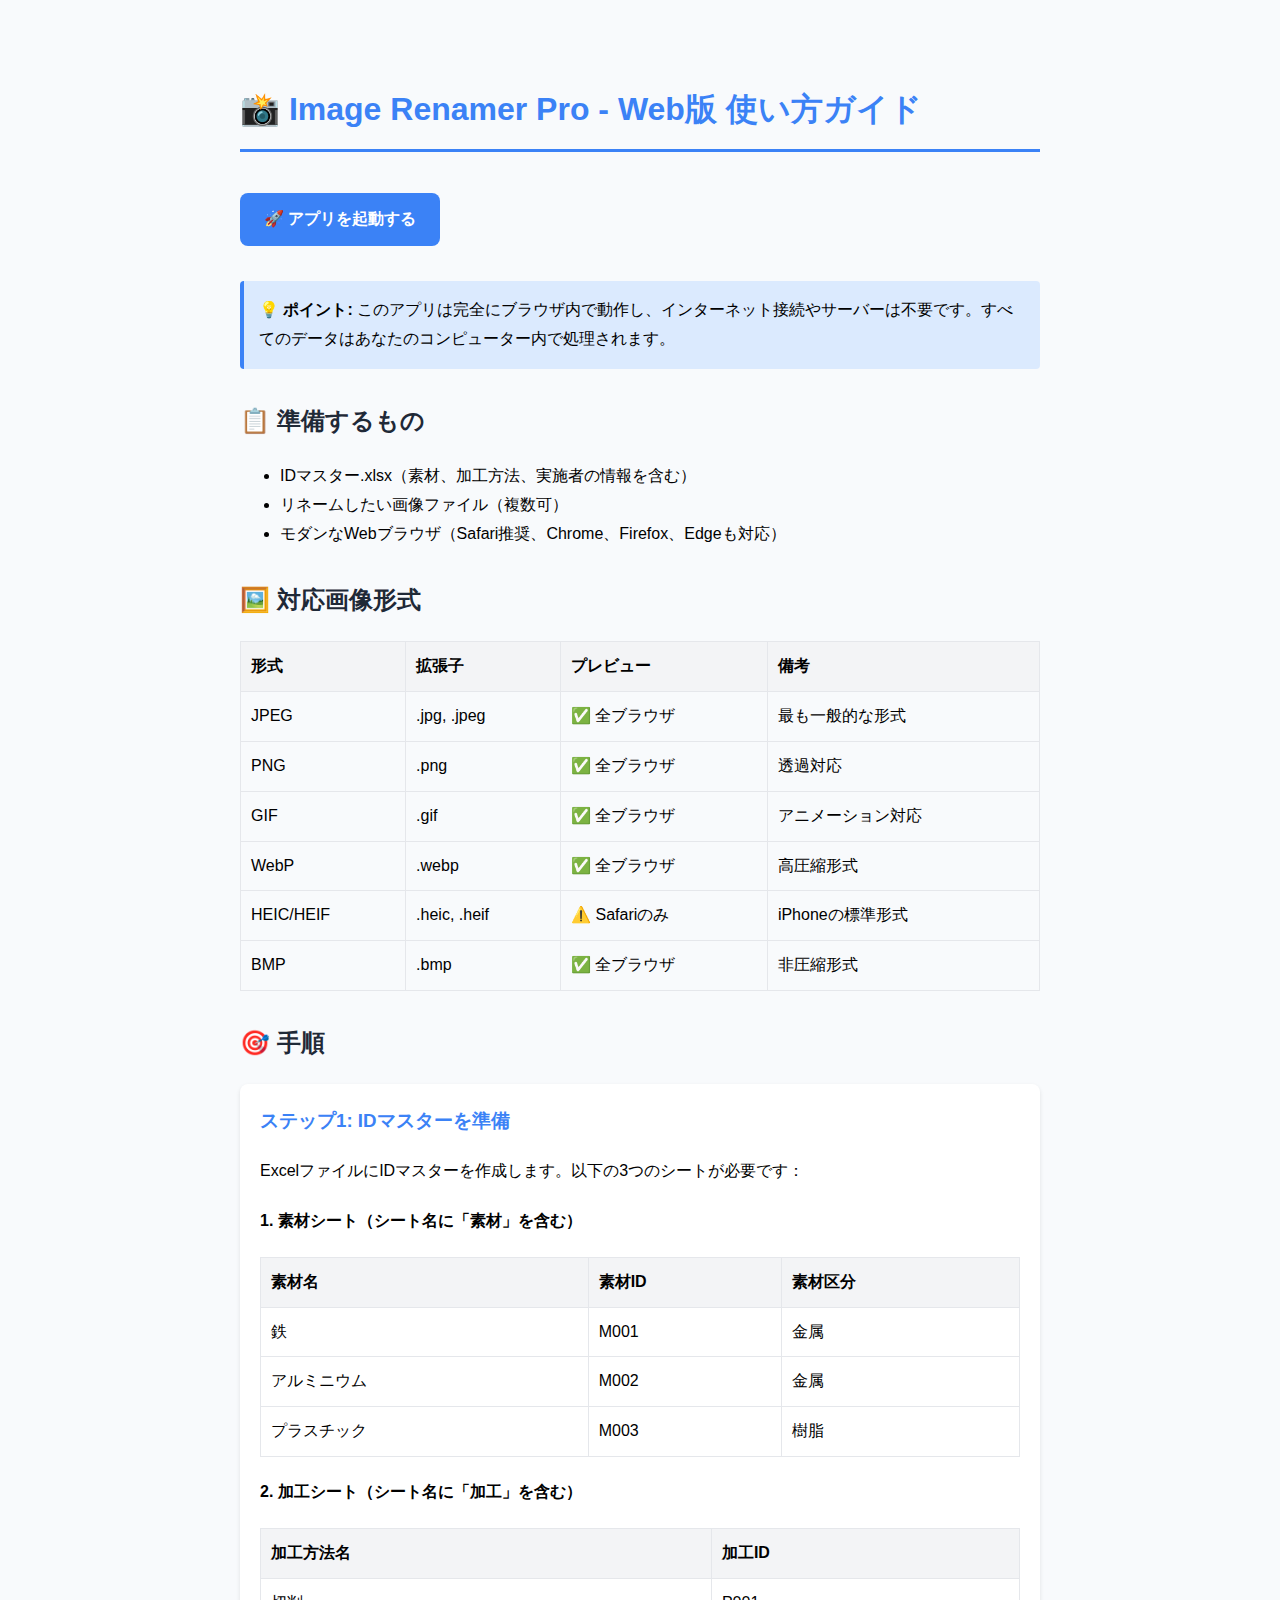
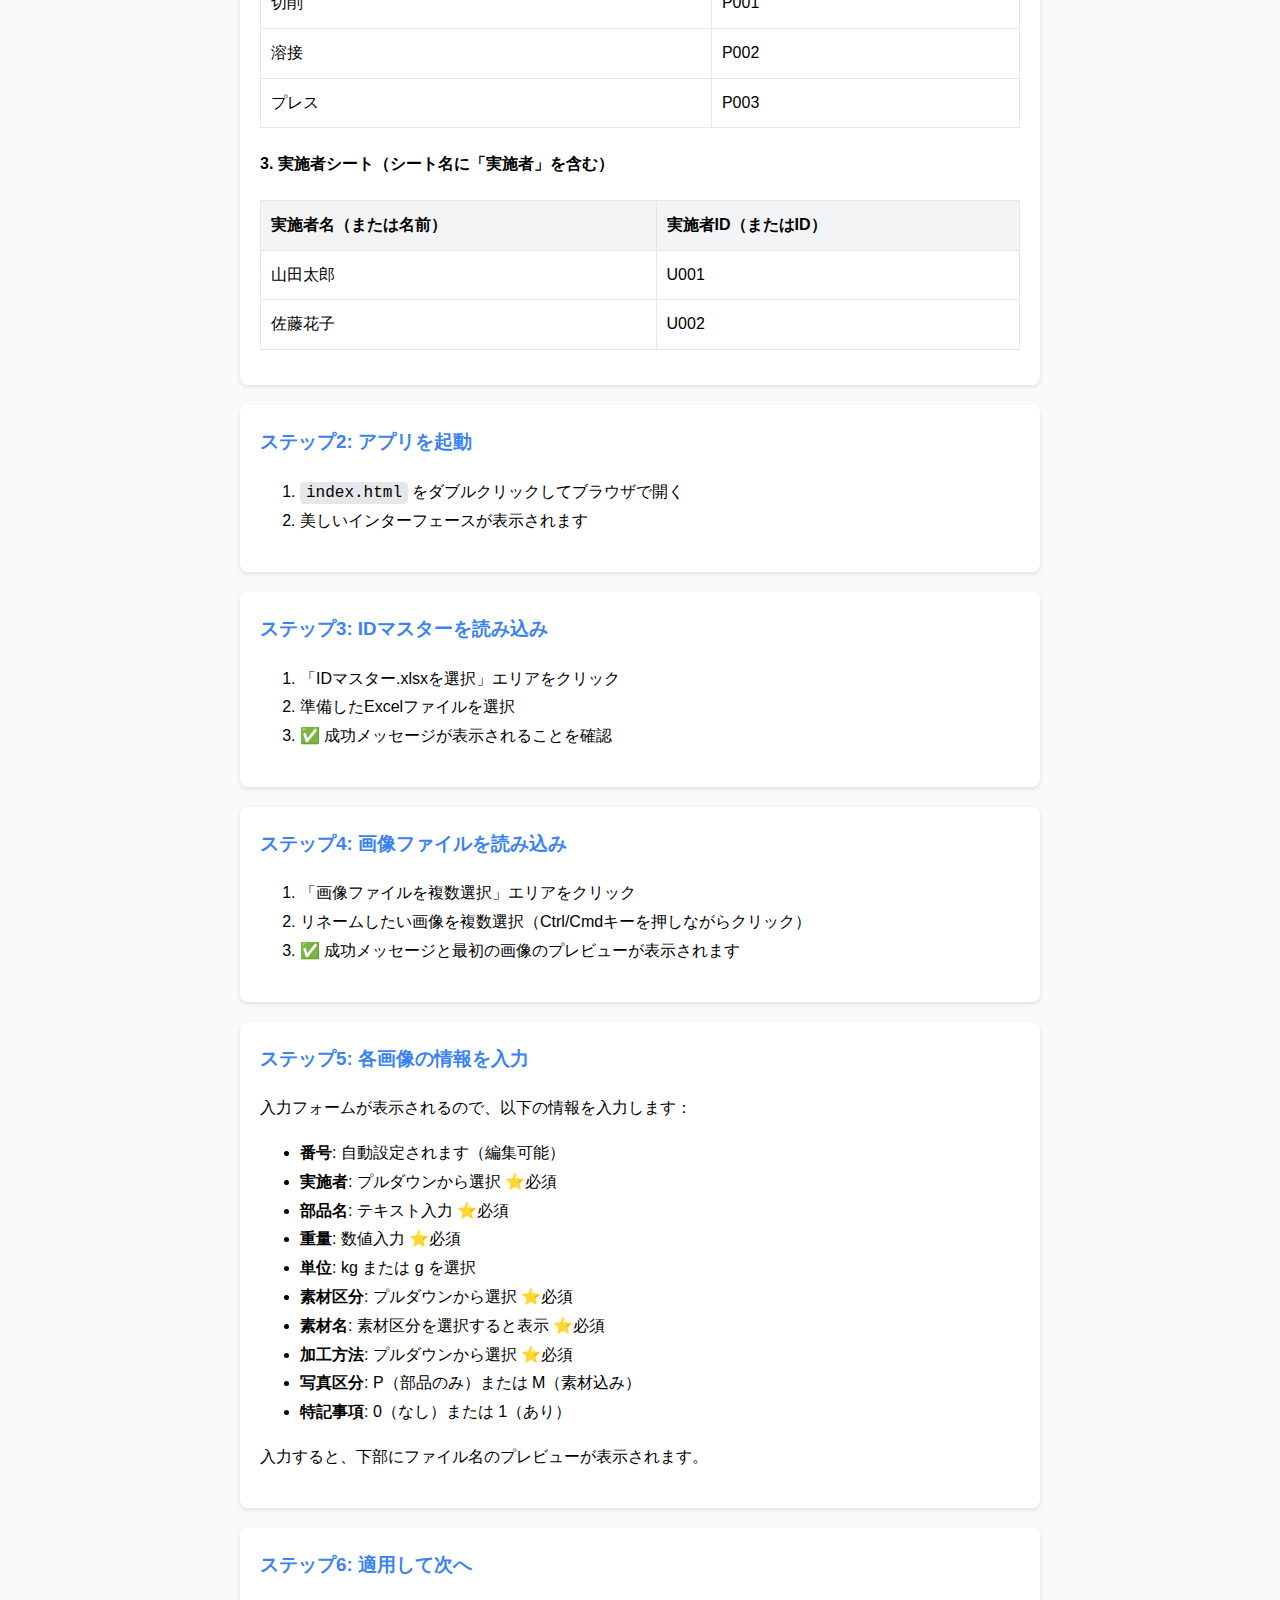
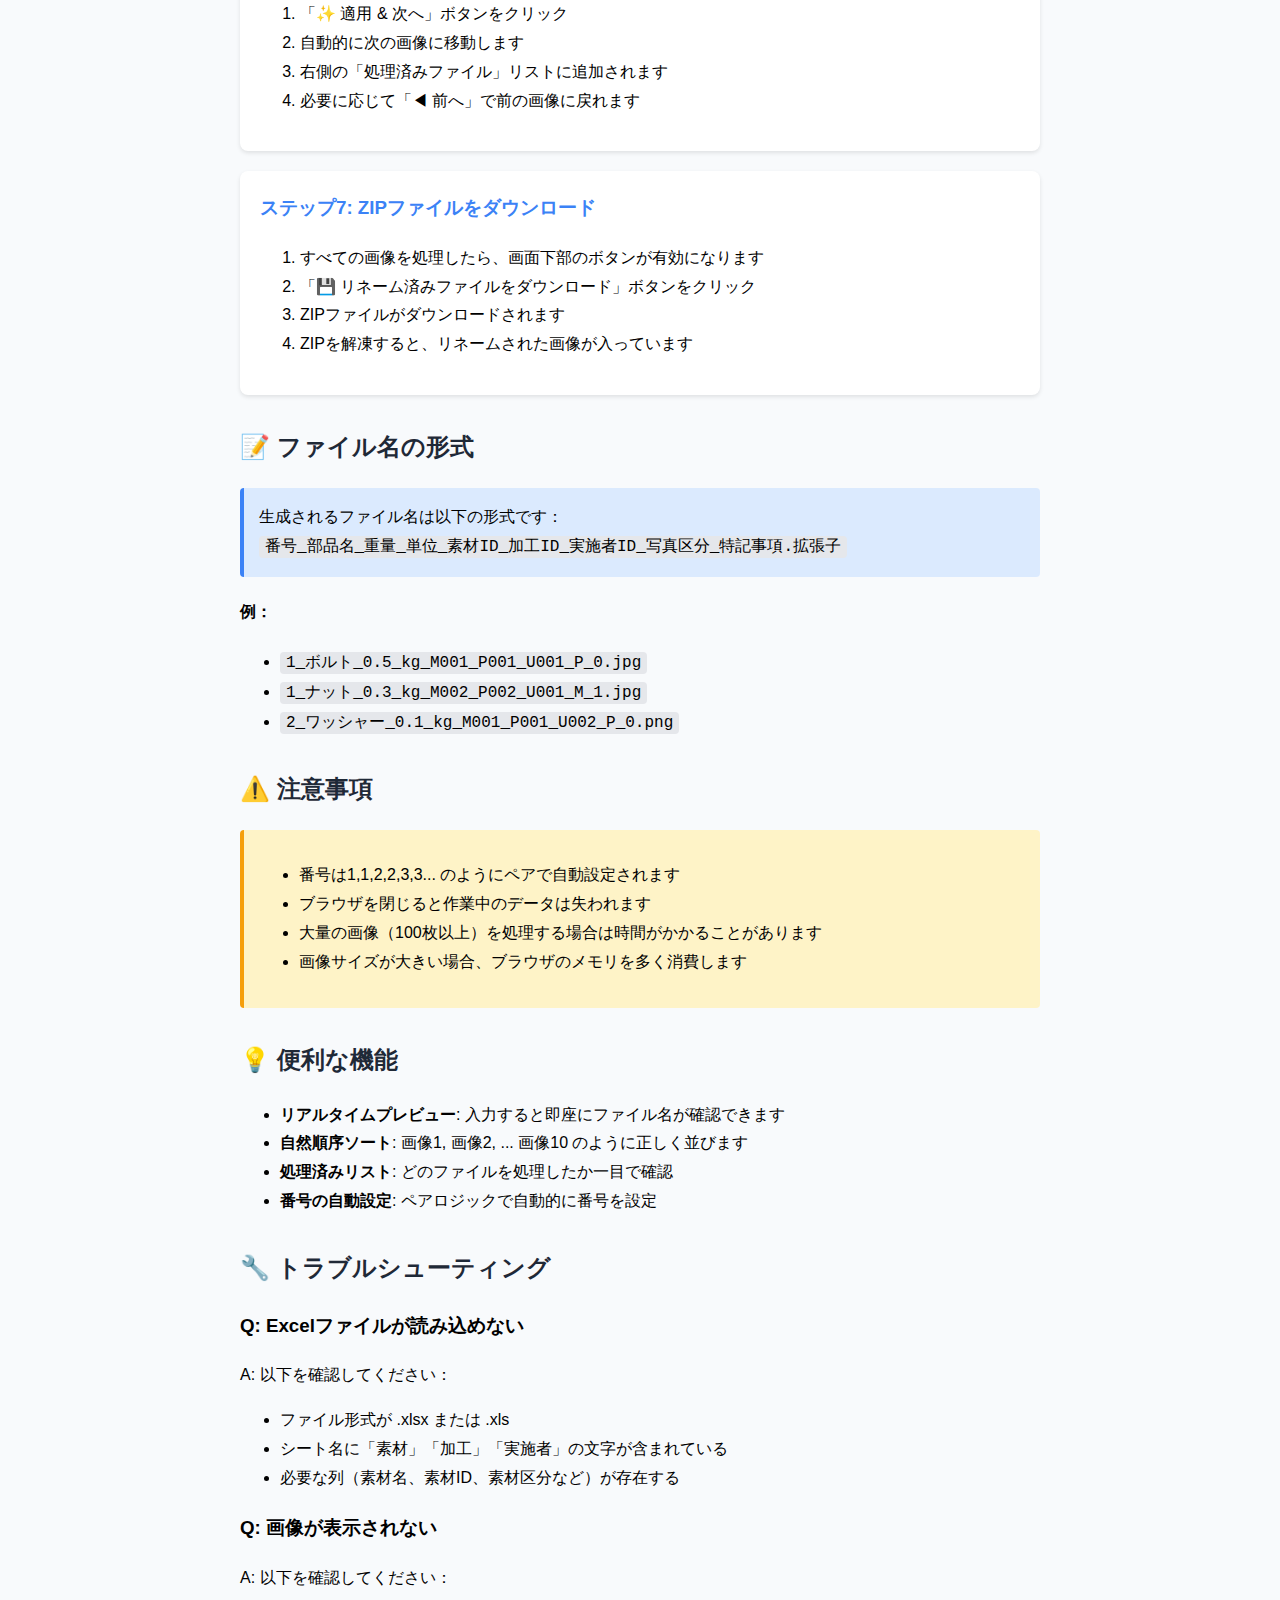
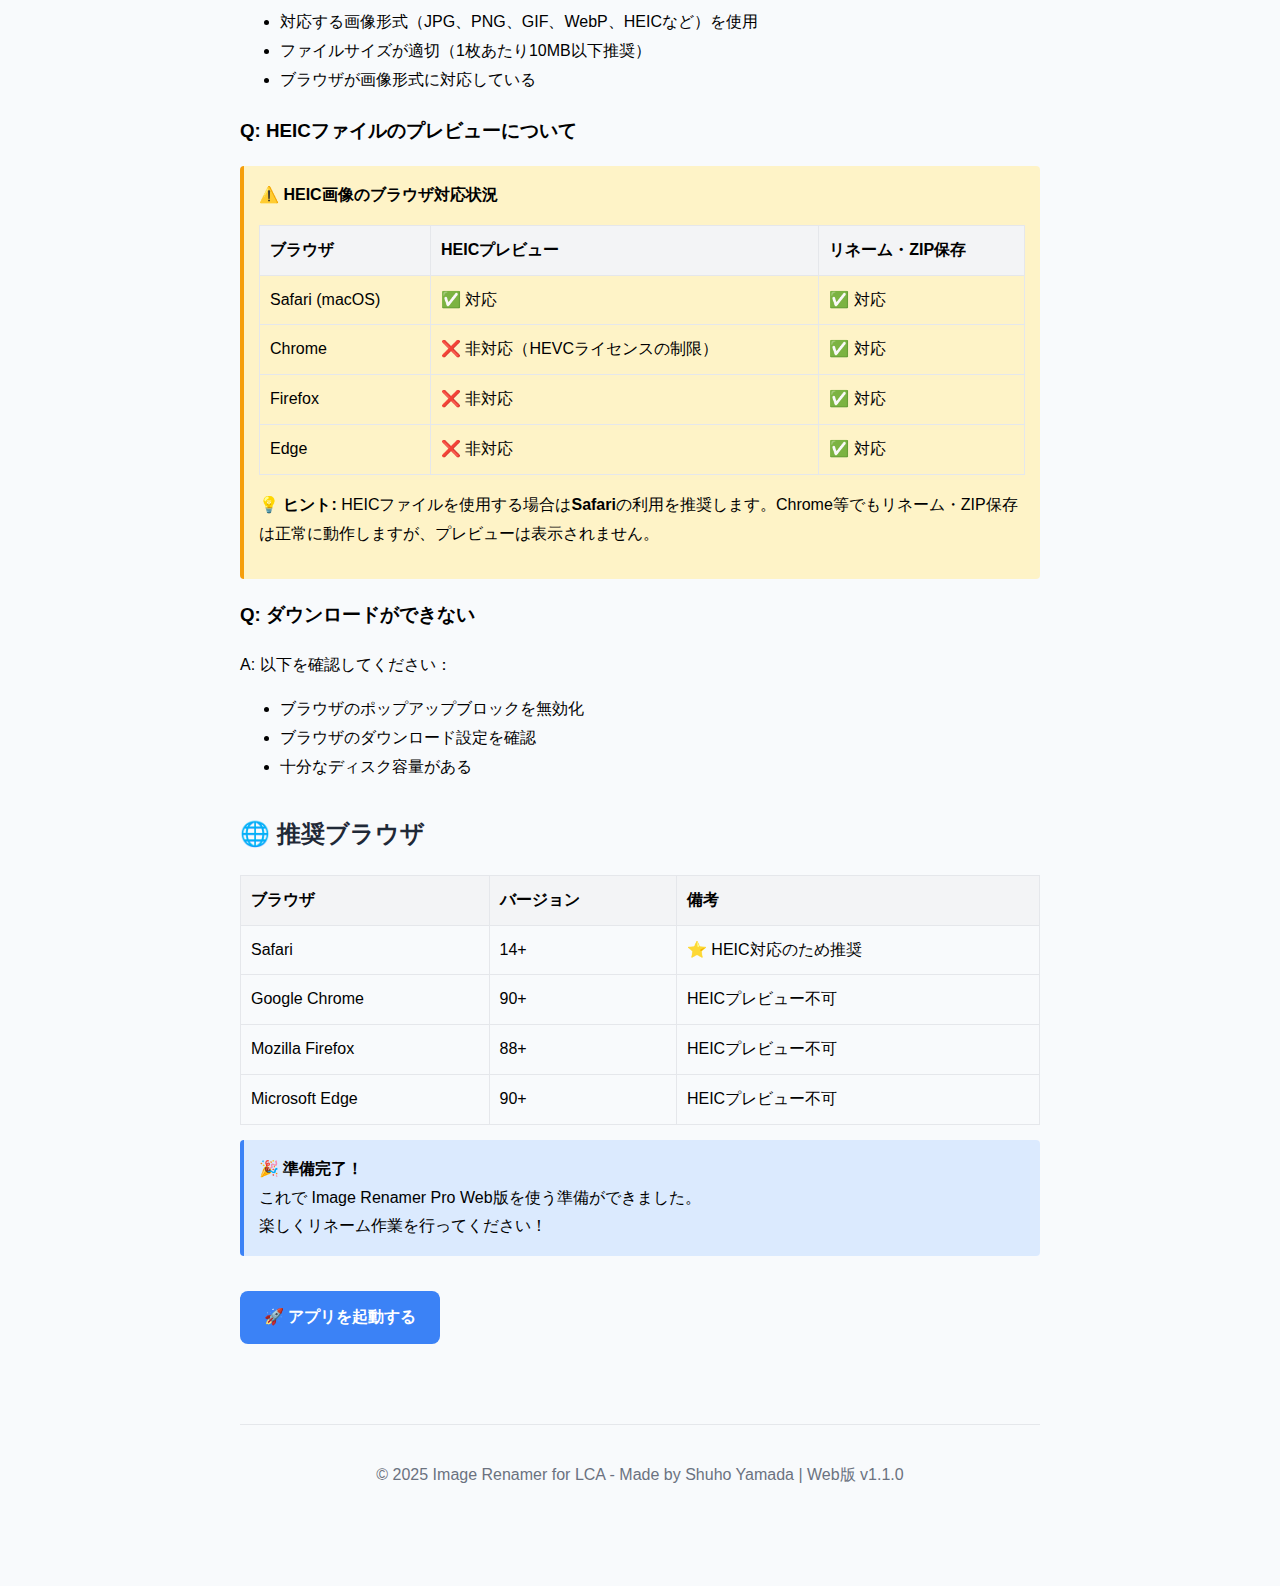
<file: guide.html>
<!DOCTYPE html>
<html lang="ja">
<head>
    <meta charset="UTF-8">
    <meta name="viewport" content="width=device-width, initial-scale=1.0">
    <title>使い方ガイド - Image Renamer Pro Web版</title>
    <style>
        body {
            font-family: -apple-system, BlinkMacSystemFont, "Segoe UI", sans-serif;
            max-width: 800px;
            margin: 40px auto;
            padding: 20px;
            line-height: 1.8;
            background: #f8fafc;
        }
        h1 {
            color: #3b82f6;
            border-bottom: 3px solid #3b82f6;
            padding-bottom: 10px;
        }
        h2 {
            color: #1f2937;
            margin-top: 30px;
        }
        .step {
            background: white;
            padding: 20px;
            margin: 20px 0;
            border-radius: 8px;
            box-shadow: 0 2px 4px rgba(0,0,0,0.1);
        }
        .step h3 {
            color: #3b82f6;
            margin-top: 0;
        }
        code {
            background: #e5e7eb;
            padding: 2px 6px;
            border-radius: 4px;
            font-family: 'Courier New', monospace;
        }
        .note {
            background: #dbeafe;
            border-left: 4px solid #3b82f6;
            padding: 15px;
            margin: 15px 0;
            border-radius: 4px;
        }
        .warning {
            background: #fef3c7;
            border-left: 4px solid #f59e0b;
            padding: 15px;
            margin: 15px 0;
            border-radius: 4px;
        }
        table {
            width: 100%;
            border-collapse: collapse;
            margin: 15px 0;
        }
        th, td {
            border: 1px solid #e5e7eb;
            padding: 10px;
            text-align: left;
        }
        th {
            background: #f3f4f6;
            font-weight: 600;
        }
        .btn {
            display: inline-block;
            background: #3b82f6;
            color: white;
            padding: 12px 24px;
            border-radius: 8px;
            text-decoration: none;
            font-weight: 600;
            margin: 20px 0;
        }
        .btn:hover {
            background: #2563eb;
        }
    </style>
</head>
<body>
    <h1>📸 Image Renamer Pro - Web版 使い方ガイド</h1>
    
    <a href="index.html" class="btn">🚀 アプリを起動する</a>
    
    <div class="note">
        <strong>💡 ポイント:</strong> このアプリは完全にブラウザ内で動作し、インターネット接続やサーバーは不要です。すべてのデータはあなたのコンピューター内で処理されます。
    </div>

    <h2>📋 準備するもの</h2>
    <ul>
        <li>IDマスター.xlsx（素材、加工方法、実施者の情報を含む）</li>
        <li>リネームしたい画像ファイル（複数可）</li>
        <li>モダンなWebブラウザ（Safari推奨、Chrome、Firefox、Edgeも対応）</li>
    </ul>

    <h2>🖼️ 対応画像形式</h2>
    <table>
        <tr>
            <th>形式</th>
            <th>拡張子</th>
            <th>プレビュー</th>
            <th>備考</th>
        </tr>
        <tr>
            <td>JPEG</td>
            <td>.jpg, .jpeg</td>
            <td>✅ 全ブラウザ</td>
            <td>最も一般的な形式</td>
        </tr>
        <tr>
            <td>PNG</td>
            <td>.png</td>
            <td>✅ 全ブラウザ</td>
            <td>透過対応</td>
        </tr>
        <tr>
            <td>GIF</td>
            <td>.gif</td>
            <td>✅ 全ブラウザ</td>
            <td>アニメーション対応</td>
        </tr>
        <tr>
            <td>WebP</td>
            <td>.webp</td>
            <td>✅ 全ブラウザ</td>
            <td>高圧縮形式</td>
        </tr>
        <tr>
            <td>HEIC/HEIF</td>
            <td>.heic, .heif</td>
            <td>⚠️ Safariのみ</td>
            <td>iPhoneの標準形式</td>
        </tr>
        <tr>
            <td>BMP</td>
            <td>.bmp</td>
            <td>✅ 全ブラウザ</td>
            <td>非圧縮形式</td>
        </tr>
    </table>

    <h2>🎯 手順</h2>

    <div class="step">
        <h3>ステップ1: IDマスターを準備</h3>
        <p>ExcelファイルにIDマスターを作成します。以下の3つのシートが必要です：</p>
        
        <h4>1. 素材シート（シート名に「素材」を含む）</h4>
        <table>
            <tr>
                <th>素材名</th>
                <th>素材ID</th>
                <th>素材区分</th>
            </tr>
            <tr>
                <td>鉄</td>
                <td>M001</td>
                <td>金属</td>
            </tr>
            <tr>
                <td>アルミニウム</td>
                <td>M002</td>
                <td>金属</td>
            </tr>
            <tr>
                <td>プラスチック</td>
                <td>M003</td>
                <td>樹脂</td>
            </tr>
        </table>

        <h4>2. 加工シート（シート名に「加工」を含む）</h4>
        <table>
            <tr>
                <th>加工方法名</th>
                <th>加工ID</th>
            </tr>
            <tr>
                <td>切削</td>
                <td>P001</td>
            </tr>
            <tr>
                <td>溶接</td>
                <td>P002</td>
            </tr>
            <tr>
                <td>プレス</td>
                <td>P003</td>
            </tr>
        </table>

        <h4>3. 実施者シート（シート名に「実施者」を含む）</h4>
        <table>
            <tr>
                <th>実施者名（または名前）</th>
                <th>実施者ID（またはID）</th>
            </tr>
            <tr>
                <td>山田太郎</td>
                <td>U001</td>
            </tr>
            <tr>
                <td>佐藤花子</td>
                <td>U002</td>
            </tr>
        </table>
    </div>

    <div class="step">
        <h3>ステップ2: アプリを起動</h3>
        <ol>
            <li><code>index.html</code> をダブルクリックしてブラウザで開く</li>
            <li>美しいインターフェースが表示されます</li>
        </ol>
    </div>

    <div class="step">
        <h3>ステップ3: IDマスターを読み込み</h3>
        <ol>
            <li>「IDマスター.xlsxを選択」エリアをクリック</li>
            <li>準備したExcelファイルを選択</li>
            <li>✅ 成功メッセージが表示されることを確認</li>
        </ol>
    </div>

    <div class="step">
        <h3>ステップ4: 画像ファイルを読み込み</h3>
        <ol>
            <li>「画像ファイルを複数選択」エリアをクリック</li>
            <li>リネームしたい画像を複数選択（Ctrl/Cmdキーを押しながらクリック）</li>
            <li>✅ 成功メッセージと最初の画像のプレビューが表示されます</li>
        </ol>
    </div>

    <div class="step">
        <h3>ステップ5: 各画像の情報を入力</h3>
        <p>入力フォームが表示されるので、以下の情報を入力します：</p>
        <ul>
            <li><strong>番号</strong>: 自動設定されます（編集可能）</li>
            <li><strong>実施者</strong>: プルダウンから選択 ⭐必須</li>
            <li><strong>部品名</strong>: テキスト入力 ⭐必須</li>
            <li><strong>重量</strong>: 数値入力 ⭐必須</li>
            <li><strong>単位</strong>: kg または g を選択</li>
            <li><strong>素材区分</strong>: プルダウンから選択 ⭐必須</li>
            <li><strong>素材名</strong>: 素材区分を選択すると表示 ⭐必須</li>
            <li><strong>加工方法</strong>: プルダウンから選択 ⭐必須</li>
            <li><strong>写真区分</strong>: P（部品のみ）または M（素材込み）</li>
            <li><strong>特記事項</strong>: 0（なし）または 1（あり）</li>
        </ul>
        <p>入力すると、下部にファイル名のプレビューが表示されます。</p>
    </div>

    <div class="step">
        <h3>ステップ6: 適用して次へ</h3>
        <ol>
            <li>「✨ 適用 & 次へ」ボタンをクリック</li>
            <li>自動的に次の画像に移動します</li>
            <li>右側の「処理済みファイル」リストに追加されます</li>
            <li>必要に応じて「◀ 前へ」で前の画像に戻れます</li>
        </ol>
    </div>

    <div class="step">
        <h3>ステップ7: ZIPファイルをダウンロード</h3>
        <ol>
            <li>すべての画像を処理したら、画面下部のボタンが有効になります</li>
            <li>「💾 リネーム済みファイルをダウンロード」ボタンをクリック</li>
            <li>ZIPファイルがダウンロードされます</li>
            <li>ZIPを解凍すると、リネームされた画像が入っています</li>
        </ol>
    </div>

    <h2>📝 ファイル名の形式</h2>
    <div class="note">
        生成されるファイル名は以下の形式です：<br>
        <code>番号_部品名_重量_単位_素材ID_加工ID_実施者ID_写真区分_特記事項.拡張子</code>
    </div>

    <h4>例：</h4>
    <ul>
        <li><code>1_ボルト_0.5_kg_M001_P001_U001_P_0.jpg</code></li>
        <li><code>1_ナット_0.3_kg_M002_P002_U001_M_1.jpg</code></li>
        <li><code>2_ワッシャー_0.1_kg_M001_P001_U002_P_0.png</code></li>
    </ul>

    <h2>⚠️ 注意事項</h2>
    <div class="warning">
        <ul>
            <li>番号は1,1,2,2,3,3... のようにペアで自動設定されます</li>
            <li>ブラウザを閉じると作業中のデータは失われます</li>
            <li>大量の画像（100枚以上）を処理する場合は時間がかかることがあります</li>
            <li>画像サイズが大きい場合、ブラウザのメモリを多く消費します</li>
        </ul>
    </div>

    <h2>💡 便利な機能</h2>
    <ul>
        <li><strong>リアルタイムプレビュー</strong>: 入力すると即座にファイル名が確認できます</li>
        <li><strong>自然順序ソート</strong>: 画像1, 画像2, ... 画像10 のように正しく並びます</li>
        <li><strong>処理済みリスト</strong>: どのファイルを処理したか一目で確認</li>
        <li><strong>番号の自動設定</strong>: ペアロジックで自動的に番号を設定</li>
    </ul>

    <h2>🔧 トラブルシューティング</h2>
    
    <h3>Q: Excelファイルが読み込めない</h3>
    <p>A: 以下を確認してください：</p>
    <ul>
        <li>ファイル形式が .xlsx または .xls</li>
        <li>シート名に「素材」「加工」「実施者」の文字が含まれている</li>
        <li>必要な列（素材名、素材ID、素材区分など）が存在する</li>
    </ul>

    <h3>Q: 画像が表示されない</h3>
    <p>A: 以下を確認してください：</p>
    <ul>
        <li>対応する画像形式（JPG、PNG、GIF、WebP、HEICなど）を使用</li>
        <li>ファイルサイズが適切（1枚あたり10MB以下推奨）</li>
        <li>ブラウザが画像形式に対応している</li>
    </ul>

    <h3>Q: HEICファイルのプレビューについて</h3>
    <div class="warning">
        <strong>⚠️ HEIC画像のブラウザ対応状況</strong>
        <table>
            <tr>
                <th>ブラウザ</th>
                <th>HEICプレビュー</th>
                <th>リネーム・ZIP保存</th>
            </tr>
            <tr>
                <td>Safari (macOS)</td>
                <td>✅ 対応</td>
                <td>✅ 対応</td>
            </tr>
            <tr>
                <td>Chrome</td>
                <td>❌ 非対応（HEVCライセンスの制限）</td>
                <td>✅ 対応</td>
            </tr>
            <tr>
                <td>Firefox</td>
                <td>❌ 非対応</td>
                <td>✅ 対応</td>
            </tr>
            <tr>
                <td>Edge</td>
                <td>❌ 非対応</td>
                <td>✅ 対応</td>
            </tr>
        </table>
        <p><strong>💡 ヒント:</strong> HEICファイルを使用する場合は<strong>Safari</strong>の利用を推奨します。Chrome等でもリネーム・ZIP保存は正常に動作しますが、プレビューは表示されません。</p>
    </div>

    <h3>Q: ダウンロードができない</h3>
    <p>A: 以下を確認してください：</p>
    <ul>
        <li>ブラウザのポップアップブロックを無効化</li>
        <li>ブラウザのダウンロード設定を確認</li>
        <li>十分なディスク容量がある</li>
    </ul>

    <h2>🌐 推奨ブラウザ</h2>
    <table>
        <tr>
            <th>ブラウザ</th>
            <th>バージョン</th>
            <th>備考</th>
        </tr>
        <tr>
            <td>Safari</td>
            <td>14+</td>
            <td>⭐ HEIC対応のため推奨</td>
        </tr>
        <tr>
            <td>Google Chrome</td>
            <td>90+</td>
            <td>HEICプレビュー不可</td>
        </tr>
        <tr>
            <td>Mozilla Firefox</td>
            <td>88+</td>
            <td>HEICプレビュー不可</td>
        </tr>
        <tr>
            <td>Microsoft Edge</td>
            <td>90+</td>
            <td>HEICプレビュー不可</td>
        </tr>
    </table>

    <div class="note">
        <strong>🎉 準備完了！</strong><br>
        これで Image Renamer Pro Web版を使う準備ができました。<br>
        楽しくリネーム作業を行ってください！
    </div>

    <a href="index.html" class="btn">🚀 アプリを起動する</a>

    <footer style="margin-top: 60px; text-align: center; color: #6b7280; padding: 20px; border-top: 1px solid #e5e7eb;">
        <p>© 2025 Image Renamer for LCA - Made by Shuho Yamada | Web版 v1.1.0</p>
    </footer>
</body>
</html>
</file>
